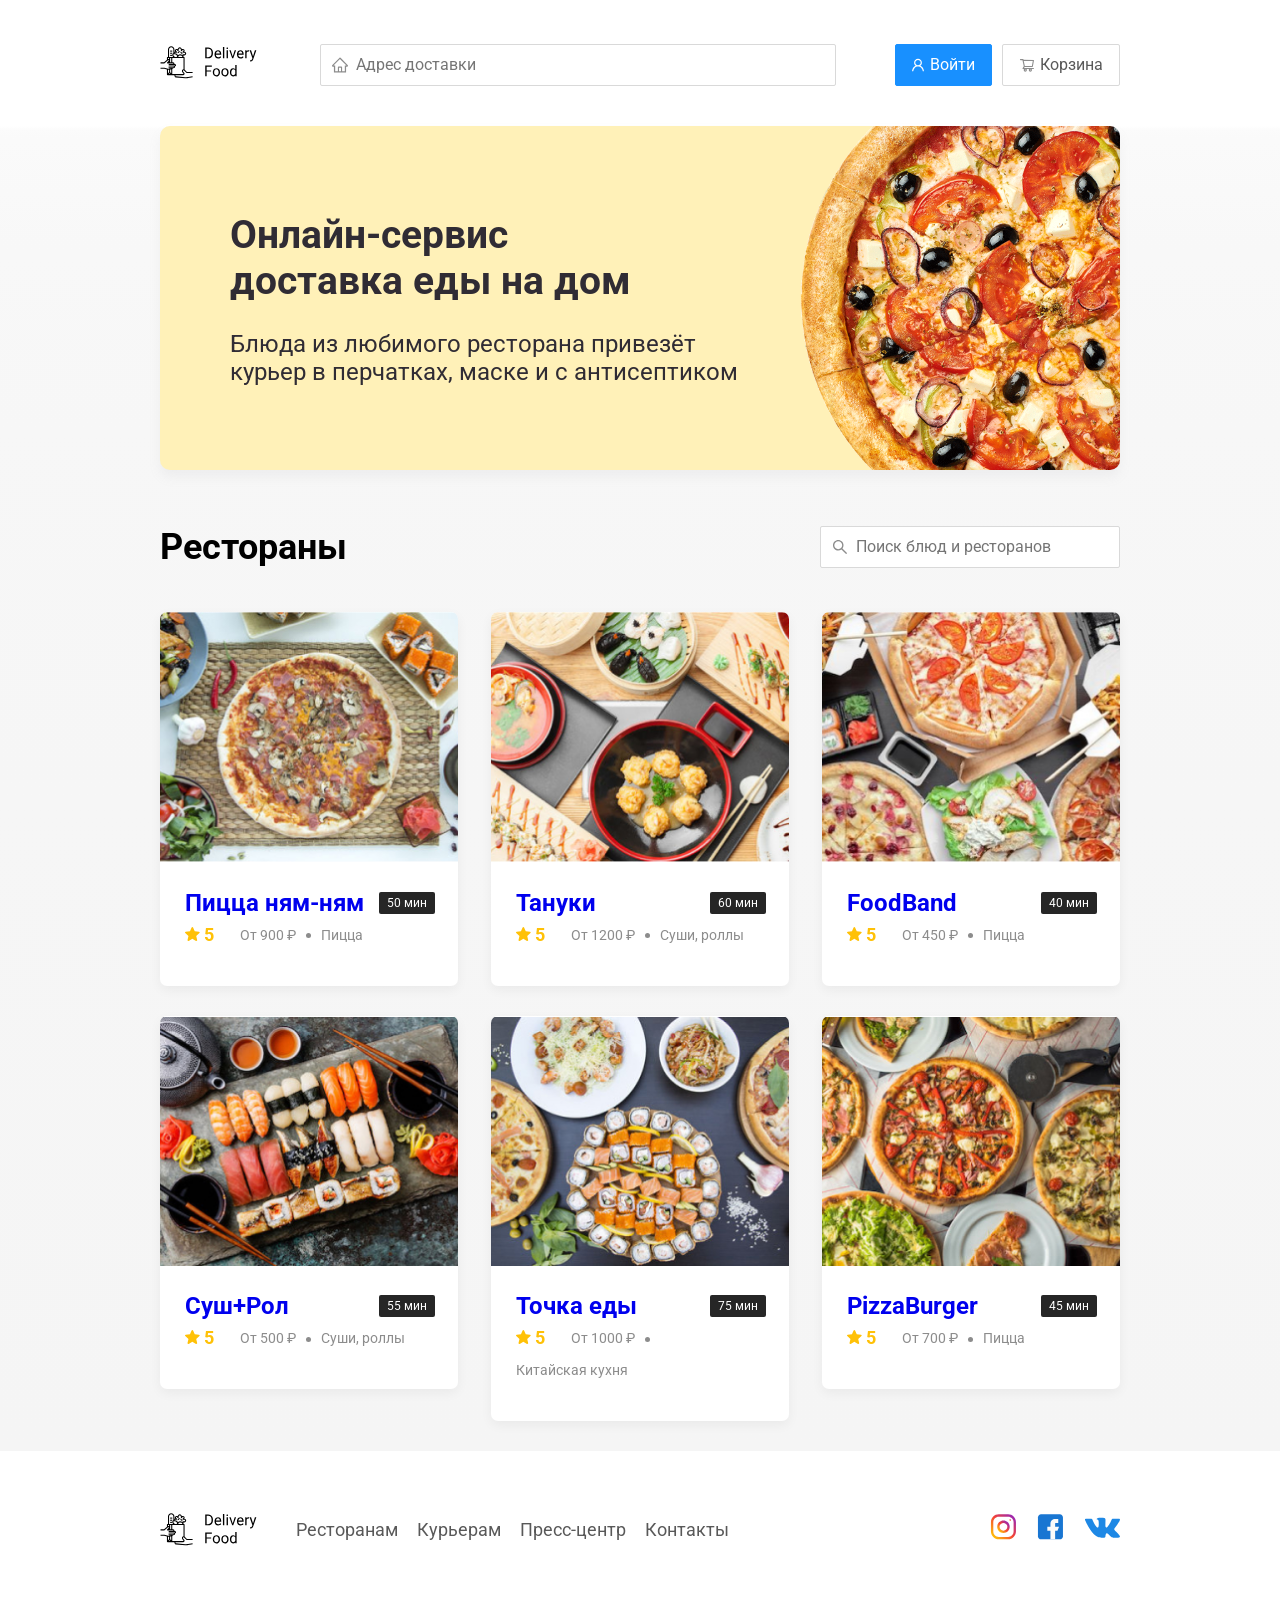
<file: index.html>
<!DOCTYPE html>
<html lang="ru">
<head>
    <meta charset="UTF-8" />
    <meta name="viewport" content="width=device-width, initial-scale=1.0" />
    <title>Delivery Food - доставка еды на дом</title>
    <link href="https://fonts.googleapis.com/css?family=Roboto:400,700&display=swap&subset=cyrillic" rel="stylesheet" />
    <link rel="stylesheet" href="css/normalize.css" />
    <link rel="stylesheet" href="css/style.css" />
</head>
<body>
    <div class="container">
        <header class="header">
            <a href="index.html" class="logo">
            <img src="img/logo.svg" alt="Logo" />
            </a>
            <input type="text" class="input input-address" placeholder="Адрес доставки" />
            <div class="buttons">
                <button class="button button-primary">
                    <img src="img/user.svg" alt="user" class="button-icon" />
               <span class="button-text">Войти</span>
            </button>
                <button class="button">
                    <img src="img/shopping-cart.svg" alt="shopping cart" class="button-icon" />
                <span class="button-text">Корзина</span>
                </button>
        </div>
        </header>
    </div>
    <main class="main">
        <div class="container">
            <section class="promo">
                <h1 class="promo-title">Онлайн-сервис <br /> доставка еды на дом</h1>
                <p class="promo-text">
                    Блюда из любимого ресторана привезёт курьер в перчатках, маске и с антисептиком
                </p>
            </section>
            <section class="restaurants">
                <div class="section-heading">
                    <h2 class="section-title">Рестораны</h2>
                    <input type="text" class="input input-search" placeholder="Поиск блюд и ресторанов" />
                </div>
                <div class="cards">
                    
                    <a href="restaurant.html" class="card">
                        <img src="img/image.jpg" alt="image" class="card-image" />
                        <div class="card-text">
                            <div class="card-heading">
                                <h3 class="card-title">Пицца ням-ням</h3>
                                <span class="card-tag tag">50 мин</span>
                            </div>
                            <div class="card-info">
                                <div class="rating">
                                    <img src="img/rating.svg" alt="rating" class="rating-star" />
                                    5</div>
                                <div class="price">От 900 ₽</div>
                                <div class="category">Пицца</div>
                            </div>
                        </div>
                    </a>
    
                    <a href="restaurant.html" class="card">
                        <img src="img/image_2.jpg" alt="image_2" class="card-image" />
                        <div class="card-text">
                            <div class="card-heading">
                                <h3 class="card-title">Тануки</h3>
                                <span class="card-tag tag">60 мин</span>
                            </div>
                            <div class="card-info">
                                <div class="rating">
                                    <img src="img/rating.svg" alt="rating" class="rating-star" />
                                    5</div>
                                <div class="price">От 1200 ₽</div>
                                <div class="category">Суши, роллы</div>
                            </div>
                        </div>
                    </a>
    
                    <a href="restaurant.html" class="card">
                        <img src="img/image_3.jpg" alt="image_3" class="card-image" />
                        <div class="card-text">
                            <div class="card-heading">
                                <h3 class="card-title">FoodBand</h3>
                                <span class="card-tag tag">40 мин</span>
                            </div>
                            <div class="card-info">
                                <div class="rating">
                                    <img src="img/rating.svg" alt="rating" class="rating-star" />
                                    5</div>
                                <div class="price">От 450 ₽</div>
                                <div class="category">Пицца</div>
                            </div>
                        </div>
                    </a>
    
                    <a href="restaurant.html" class="card">
                        <img src="img/image_4.jpg" alt="image_4" class="card-image" />
                        <div class="card-text">
                            <div class="card-heading">
                                <h3 class="card-title">Суш+Рол</h3>
                                <span class="card-tag tag">55 мин</span>
                            </div>
                            <div class="card-info">
                                <div class="rating">
                                    <img src="img/rating.svg" alt="rating" class="rating-star" />
                                    5</div>
                                <div class="price">От 500 ₽</div>
                                <div class="category">Суши, роллы</div>
                            </div>
                        </div>
                    </a>
    
                    <a href="restaurant.html" class="card">
                        <img src="img/image_5.jpg" alt="image_5" class="card-image" />
                        <div class="card-text">
                            <div class="card-heading">
                                <h3 class="card-title">Точка еды</h3>
                                <span class="card-tag tag">75 мин</span>
                            </div>
                            <div class="card-info">
                                <div class="rating">
                                    <img src="img/rating.svg" alt="rating" class="rating-star" />
                                    5</div>
                                <div class="price">От 1000 ₽</div>
                                <div class="category">Китайская кухня</div>
                            </div>
                        </div>
                    </a>
    
                    <a href="restaurant.html" class="card">
                        <img src="img/image_6.jpg" alt="image_6" class="card-image" />
                        <div class="card-text">
                            <div class="card-heading">
                                <h3 class="card-title">PizzaBurger</h3>
                                <span class="card-tag tag">45 мин</span>
                            </div>
                            <div class="card-info">
                                <div class="rating">
                                    <img src="img/rating.svg" alt="rating" class="rating-star" />
                                    5</div>
                                <div class="price">От 700 ₽</div>
                                <div class="category">Пицца</div>
                            </div>
                        </div>
                    </a>

                </div>
            </section>
        </div>
    </main>
    <div class="footer">
        <div class="container">
            <div class="footer-block">
                <img src="img/logo.svg" alt="logo" class="logo footer-logo" />
                <nav class="footer-nav">
                <a href="#" class="footer-link">Ресторанам</a>
                <a href="#" class="footer-link">Курьерам</a>
                <a href="#" class="footer-link">Пресс-центр</a>
                <a href="#" class="footer-link">Контакты</a>
                </nav>
                <div class="social-links">
                    <a href="#" class="social-link"><img src="img/instagram.svg" alt="instagram" /></a>
                    <a href="#" class="social-link"><img src="img/fb.svg" alt="facebook" /></a>
                    <a href="#" class="social-link"><img src="img/vk.svg" alt="vk" /></a>
                </div>
            </div>
        </div>
    </div>
</body>
</html>
</file>
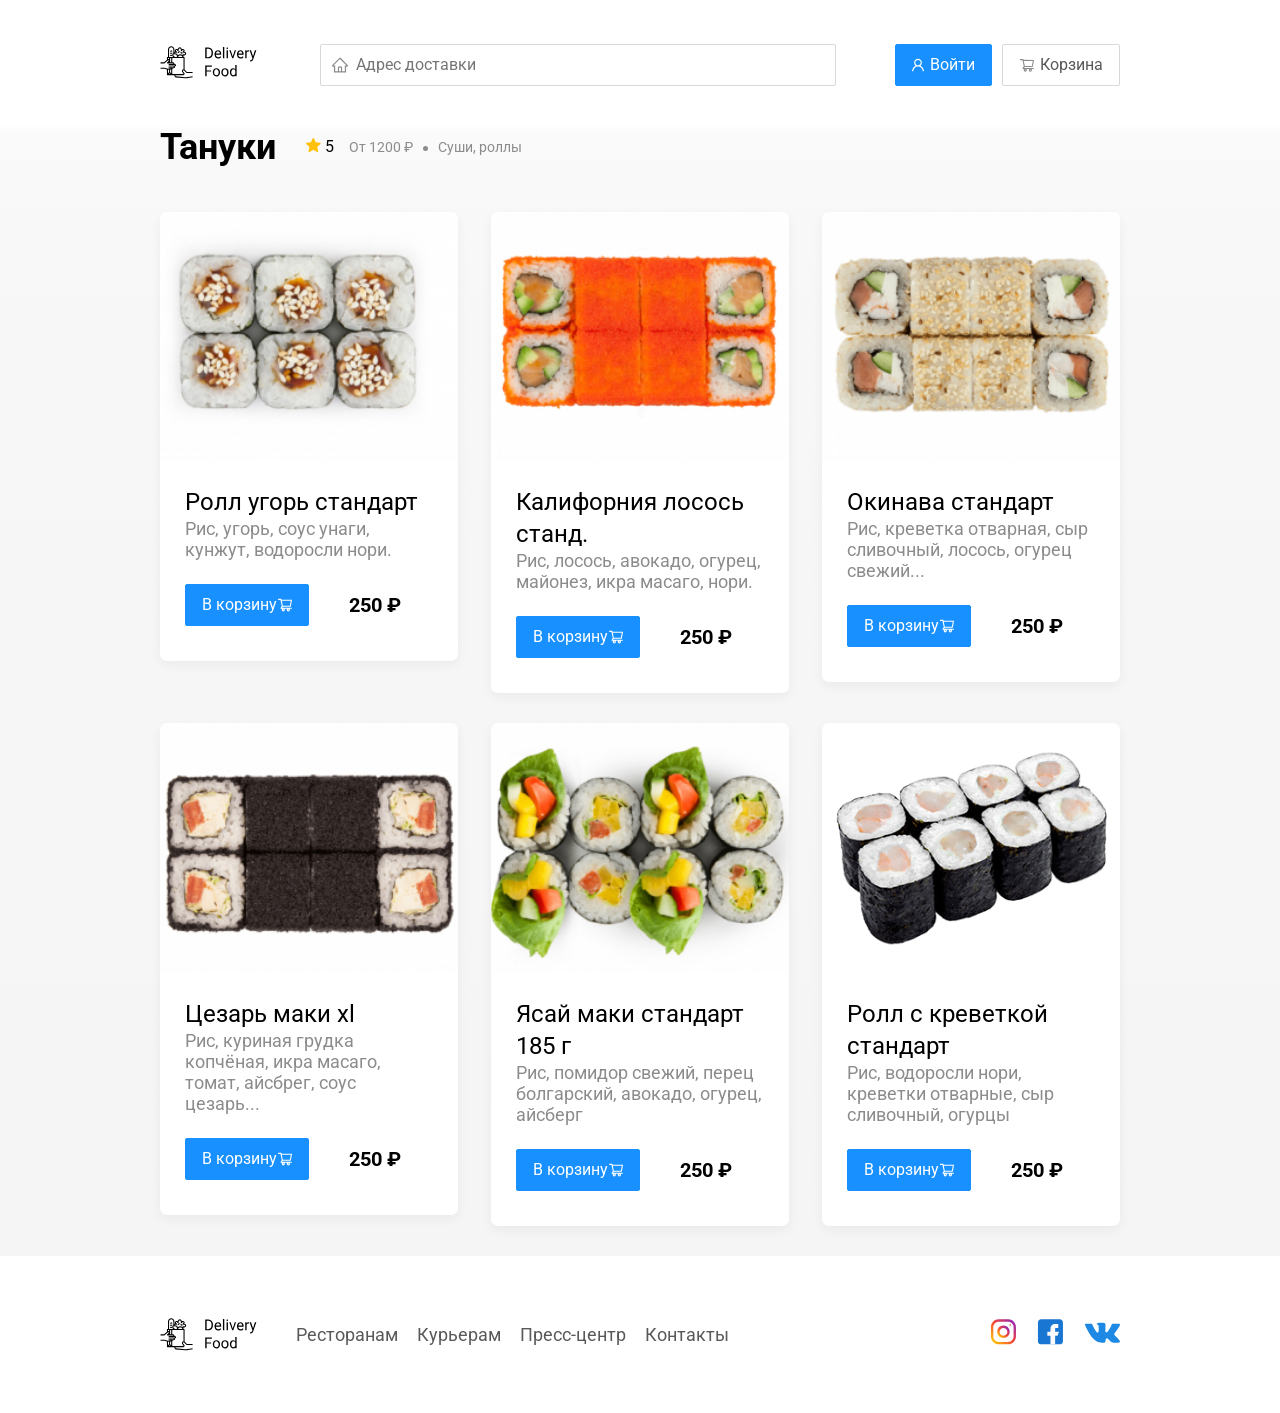
<file: restaurant.html>
<!DOCTYPE html>
<html lang="ru">
<head>
    <meta charset="UTF-8" />
    <meta name="viewport" content="width=device-width, initial-scale=1.0" />
    <title>Delivery Food - доставка еды на дом</title>
    <link href="https://fonts.googleapis.com/css?family=Roboto:400,700&display=swap&subset=cyrillic" rel="stylesheet" />
    <link rel="stylesheet" href="css/normalize.css" />
    <link rel="stylesheet" href="css/animate.css" />
    <link rel="stylesheet" href="css/style.css" />
</head>
<body>
    <div class="container">
        <header class="header">
            <a href="index.html" class="logo animated bounce">
                <img src="img/logo.svg" alt="Logo" />
            </a>
            <input type="text" class="input input-address" placeholder="Адрес доставки" />
            <div class="buttons">
                <button class="button button-primary">
                    <img src="img/user.svg" alt="user" class="button-icon" />
               <span class="button-text">Войти</span>
            </button>
                <button class="button" id="cart-button">
                    <img src="img/shopping-cart.svg" alt="shopping cart" class="button-icon" />
                <span class="button-text">Корзина</span>
                </button>
        </div>
        </header>
    </div>
    <main class="main">
        <div class="container">
            <section class="restaurants">
                <div class="section-heading">
                    <h2 class="section-title">Тануки</h2>
                    <div class="card-info">
                        <div class="rating">
                            <img src="img/rating.svg" alt="rating" class="rating-star" />
                            5</div>
                        <div class="price">От 1200 ₽</div>
                        <div class="category">Суши, роллы</div>
                    </div>
                </div>
                <div class="cards">
                    
                    <div class="card wow fadeInUp" data-wow-delay="0.2s">
                        <img src="img/rol.jpg" alt="rol" class="card-image" />
                        <div class="card-text">
                            <div class="card-heading">
                                <h3 class="card-title card-title-reg">Ролл угорь стандарт</h3>
                            </div>
                            <div class="card-info">
                                <div class="ingredients">Рис, угорь, соус унаги, кунжут, водоросли нори.</div>
                            </div>
                            <div class="card-buttons">
                                <button class="button button-primary">
                                    <span class="button-card-text">В корзину</span>
                                    <img src="img/shopping-cart-white.svg" alt="shopping-cart" class="card-button-image">
                                </button>
                                <strong class="card-price-bold">250 ₽</strong>
                            </div>
                        </div>
                    </div>
                    
                    <div class="card wow fadeInUp" data-wow-delay="0.4s">
                        <img src="img/los.jpg" alt="los" class="card-image" />
                        <div class="card-text">
                            <div class="card-heading">
                                <h3 class="card-title card-title-reg">Калифорния лосось станд.</h3>
                            </div>
                            <div class="card-info">
                                <div class="ingredients">Рис, лосось, авокадо, огурец, майонез, икра масаго, нори.</div>
                            </div>
                            <div class="card-buttons">
                                <button class="button button-primary">
                                    <span class="button-card-text">В корзину</span>
                                    <img src="img/shopping-cart-white.svg" alt="shopping-cart" class="card-button-image">
                                </button>
                                <strong class="card-price-bold">250 ₽</strong>
                            </div>
                        </div>
                    </div>
    
                    <div class="card wow fadeInUp" data-wow-delay="0.6s">
                        <img src="img/okin.jpg" alt="okin" class="card-image" />
                        <div class="card-text">
                            <div class="card-heading">
                                <h3 class="card-title card-title-reg">Окинава стандарт</h3>
                            </div>
                            <div class="card-info">
                                <div class="ingredients">Рис, креветка отварная, сыр сливочный, лосось, огурец свежий...</div>
                            </div>
                            <div class="card-buttons">
                                <button class="button button-primary">
                                    <span class="button-card-text">В корзину</span>
                                    <img src="img/shopping-cart-white.svg" alt="shopping-cart" class="card-button-image">
                                </button>
                                <strong class="card-price-bold">250 ₽</strong>
                            </div>
                        </div>
                    </div>
    
                    <div class="card wow fadeInUp" data-wow-delay="0.2s">
                        <img src="img/cez.jpg" alt="cez" class="card-image" />
                        <div class="card-text">
                            <div class="card-heading">
                                <h3 class="card-title card-title-reg">Цезарь маки xl</h3>
                            </div>
                            <div class="card-info">
                                <div class="ingredients">Рис, куриная грудка копчёная, икра масаго, томат, айсбрег, соус цезарь...</div>
                            </div>
                            <div class="card-buttons">
                                <button class="button button-primary">
                                    <span class="button-card-text">В корзину</span>
                                    <img src="img/shopping-cart-white.svg" alt="shopping-cart" class="card-button-image">
                                </button>
                                <strong class="card-price-bold">250 ₽</strong>
                            </div>
                        </div>
                    </div>
    
                    <div class="card wow fadeInUp" data-wow-delay="0.4s">
                        <img src="img/yas.jpg" alt="yas" class="card-image" />
                        <div class="card-text">
                            <div class="card-heading">
                                <h3 class="card-title card-title-reg">Ясай маки стандарт 185 г</h3>
                            </div>
                            <div class="card-info">
                                <div class="ingredients">Рис, помидор свежий, перец болгарский, авокадо, огурец, айсберг</div>
                            </div>
                            <div class="card-buttons">
                                <button class="button button-primary">
                                    <span class="button-card-text">В корзину</span>
                                    <img src="img/shopping-cart-white.svg" alt="shopping-cart" class="card-button-image">
                                </button>
                                <strong class="card-price-bold">250 ₽</strong>
                            </div>
                        </div>
                    </div>
    
                    <div class="card wow fadeInUp" data-wow-delay="0.6s">
                        <img src="img/rol++.png" alt="rol+" class="card-image" />
                        <div class="card-text">
                            <div class="card-heading">
                                <h3 class="card-title card-title-reg">Ролл с креветкой стандарт</h3>
                            </div>
                            <div class="card-info">
                                <div class="ingredients">Рис, водоросли нори, креветки отварные, сыр сливочный, огурцы</div>
                            </div>
                            <div class="card-buttons">
                                <button class="button button-primary">
                                    <span class="button-card-text">В корзину</span>
                                    <img src="img/shopping-cart-white.svg" alt="shopping-cart" class="card-button-image">
                                </button>
                                <strong class="card-price-bold">250 ₽</strong>
                            </div>
                        </div>
                    </div>  
                </div>
            </section>
        </div>
    </main>
    <footer class="footer">
        <div class="container">
            <div class="footer-block">
                <img src="img/logo.svg" alt="logo" class="logo footer-logo" />
                <nav class="footer-nav">
                <a href="#" class="footer-link">Ресторанам</a>
                <a href="#" class="footer-link">Курьерам</a>
                <a href="#" class="footer-link">Пресс-центр</a>
                <a href="#" class="footer-link">Контакты</a>
                </nav>
                <div class="social-links">
                    <a href="#" class="social-link"><img src="img/instagram.svg" alt="instagram" /></a>
                    <a href="#" class="social-link"><img src="img/fb.svg" alt="facebook" /></a>
                    <a href="#" class="social-link"><img src="img/vk.svg" alt="vk" /></a>
                </div>
            </div>
        </div>
    </footer>

<div class="modal">
    <div class="modal-dialog">
        <div class="modal-header">
            <h3 class="modal-title">Корзина</h3>
                <button class="close">&times;</button>
        </div>
        <div class="modal-body">
            <div class="food-row">
                <span class="food-name">Ролл угорь стандарт</span>
                <strong class="food-price">250 ₽</strong>
                <div class="food-counter">
                    <button class="counter-button">-</button>
                    <span class="counter">1</span>
                    <button class="counter-button">+</button>
                </div>
            </div>
            <div class="food-row">
                <span class="food-name">Ролл угорь стандарт</span>
                <strong class="food-price">250 ₽</strong>
                <div class="food-counter">
                    <button class="counter-button">-</button>
                    <span class="counter">1</span>
                    <button class="counter-button">+</button>
                </div>
            </div>
            <div class="food-row">
                <span class="food-name">Ролл угорь стандарт</span>
                <strong class="food-price">250 ₽</strong>
                <div class="food-counter">
                    <button class="counter-button">-</button>
                    <span class="counter">1</span>
                    <button class="counter-button">+</button>
                </div>
            </div>
            <div class="food-row">
                <span class="food-name">Ролл угорь стандарт</span>
                <strong class="food-price">250 ₽</strong>
                <div class="food-counter">
                    <button class="counter-button">-</button>
                    <span class="counter">1</span>
                    <button class="counter-button">+</button>
                </div>
            </div>
            <div class="food-row">
                <span class="food-name">Ролл угорь стандарт</span>
                <strong class="food-price">250 ₽</strong>
                <div class="food-counter">
                    <button class="counter-button">-</button>
                    <span class="counter">1</span>
                    <button class="counter-button">+</button>
                </div>
            </div>
        </div>
        <div class="modal-footer">
            <span class="modal-pricetag">1250 ₽</span>
            <div class="footer-buttons">
                <button class="button button-primary">Оформить заказ</button>
                <button class="button">Отмена</button>
            </div>
        </div>
    </div>
</div>
<script src="js/wow.min.js"></script>
<script src="js/main.js"></script>
</body>
</html>
</file>
<file: css/style.css>
* {
    box-sizing: border-box;
}
body {
    font-family: "Roboto", sans-serif;
    padding-top: 44px;
}
.container {
    max-width: 1200px;
    margin: auto;
}
.header {
    display: flex;
    align-items: center;
    justify-content: space-between;
    margin-bottom: 40px;
}
.input {
    background: #ffffff;
    border: 1px solid #d9d9d9;
    border-radius: 2px;
    font-size: 16px;
    line-height: 24px;
    padding: 8px;
    padding-left: 35px;
    background-repeat: no-repeat;
    background-position: left 11px center;
}
.input-address {
    flex: 0.8;
    background-image: url(../img/home.svg);
}
.input-search {
   background-image: url(../img/search.svg);
   width: 300px;
   margin-left: auto;
}
.buttons {
    display: flex;
    align-items: center;
}
.button {
    display: flex;
    align-items: center;
    padding: 8px 16px;
    background: #FFFFFF;
    border: 1px solid #D9D9D9;
    box-sizing: border-box;
    box-shadow: 0px 0px 2px rgba(0, 0, 0, 0.0015);
    border-radius: 2px;
    color: #595959;
    font-size: 16px;
    line-height: 24px;
}
.button-primary {
    background: #1890ff;
    border: 1px solid #1890ff;
    color: #fff;
    margin-right: 10px;
}
.button-icon {
    margin-right: 6px;
}
.button-cart-text {
    margin-right: 10px;
}
.promo {
    box-shadow: 0px 7px 12px rgba(158, 158, 163, 0.1);
    background: #fff1b8 url(../img/promo-image.jpeg) no-repeat top -100px right -247px / 924px;
    border-radius: 10px;
    padding: 60px 70px;
    margin-bottom: 56px;
}
.promo-title {
    font-style: normal;
    font-weight: bold;
    font-size: 39px;
    line-height: 46px;
    color: #302c34;
}
.promo-text {
    font-style: normal;
    font-weight: normal;
    font-size: 24px;
    line-height: 28px;
    color: #302c34;
    max-width: 538px;
}
.main {
    background: linear-gradient(180deg, rgba(245, 245, 245, 0), 1.04%, #f5f5f5 100%);
}
.section-heading {
    display: flex;
    align-items: center;
    margin-bottom: 44px;
}
.section-title {
    font-style: normal;
    font-weight: bold;
    font-size: 36px;
    line-height: 42px;
    margin: 0;
    color: #000000;
    margin-right: 30px;
}
.cards {
    display: flex;
    align-items: flex-start;
    justify-content: space-between;
    flex-wrap: wrap;
}
.card {
    background: #ffffff;
    box-shadow: 0px 4px 12px rgba(0, 0, 0, 0.05);
    border-radius: 7px;
    overflow: hidden;
    margin-bottom: 30px;
    flex-basis: 31%;
    text-decoration: none;
}
.card-image {
    width: 384px;
    height: 250px;
    object-fit: cover;
    max-width: 100%;
}
.card-text {
    padding-top: 20px;
    padding-bottom: 35px;
    padding-left: 25px;
    padding-right: 23px;
}
.card-heading {
    display: flex;
    align-items: center;
    justify-content: space-between;
}
.card-title {
    margin: 0;
    font-style: normal;
    font-weight: bold;
    font-size: 24px;
    line-height: 32px;
}
.card-title-reg {
    font-weight: 400;
}
.card-tag {
    font-style: normal;
    font-weight: normal;
    font-size: 12px;
    line-height: 20px;
    color: #ffffff;
    background: #262626;
    border-radius: 2px;
    padding: 1px 8px;
}
.card-info {
    display: flex;
    align-items: center;
    flex-wrap: wrap;
}
.card-buttons {
    display: flex;
    align-items: center;
    margin-top: 24px;
}
.card-price-bold {
    font-weight: bold;
    font-size: 20px;
    line-height: 32px;
    margin-left: 30px;
} 
.card .rating {
    margin-right: 26px;
    color: #ffc107;
    font-weight: bold;
    font-size: 18px;
    line-height: 32px;
}
.price, 
.category {
    color: #8c8c8c;
    font-size: 18px;
    line-height: 32px;
}
.price {
    margin-right: 10px;
}
.ingredients {
    color: #8c8c8c;
    font-size: 18px;
    line-height: 21px;
}
.category {
    text-overflow: ellipsis;
    overflow: hidden;
    white-space: nowrap;
    max-width: 150px;
}
.price:after {
    content: "";
    width: 5px;
    height: 5px;
    background-color: #8c8c8c;
    display: inline-block;
    vertical-align: middle;
    border-radius: 50%;
    margin-left: 10px;
}
.footer {
    padding: 60px 0;
}
.footer-block {
    display: flex;
    align-items: center;
    justify-content: space-between;
}
.footer-nav {
    margin-left: 35px;
    margin-right: auto;
}
.footer-link {
    display: inline-block;
    color: #595959;
    font-style: normal;
    font-weight: normal;
    font-size: 18px;
    line-height: 21px;
    text-decoration: none;
}
.footer-link:not(:last-child) {
    margin-right: 15px;
}
.social-links {
    display: flex;
    align-items: center;
}
.social-link:not(:last-child) {
    margin-right: 21px;
}
.modal {
    position: fixed;
    left: 0;
    top: 0;
    width: 100%;
    height: 100%;
    background: rgba(0, 0, 0, 0.4);
    display: none;
}
.is-open {
    display: flex;
}
.modal-dialog {
    max-width: 780px;
    width: 95%;
    min-height: 552px;
    background: #ffffff;
    border-radius: 5px;
    margin: auto;
    padding: 40px 45px;
}
.modal-header {
    display: flex;
    align-items: center;
    justify-content: space-between;
    margin-bottom: 45px;
}
.modal-title {
    margin: 0;
    font-weight: bold;
    font-size: 36px;
    line-height: 42px;
}
.close {
    font-size: 36px;
    border: none;
    background-color: transparent;
}
.modal-body {
    margin-bottom: 52px;
}
.food-row {
    display: flex;
    align-items: flex-start;
    justify-content: space-between;
    padding-bottom: 8px;
    border-bottom: 1px solid #d9d9d9;
    margin-bottom: 15px;
}
.food-name {
    font-weight: normal;
    font-size: 18px;
    line-height: 32px;
}
.food-price {
    margin-left: auto;
    margin-right: 47px;
    font-weight: bold;
    font-size: 20px;
    line-height: 32px;
}
.food-counter {
    display: flex;
    align-items: center;
}
.counter-button {
    display: flex;
    align-items: center;
    justify-content: center;
    width: 39px;
    height: 32px;
    background: #ffffff;
    border: 1px solid #40a9ff;
    box-sizing: border-box;
    border-radius: 2px;
    font-weight: normal;
    font-size: 14px;
    line-height: 22px;
    color: #40a9ff;
}
.counter {
    font-size: 16px;
    line-height: 24px;
    margin-left: 10px;
    margin-right: 10px;
}
.modal-footer {
    display: flex;
    align-items: center;
    justify-content: space-between;
}
.footer-buttons {
    display: flex;
    align-items: center;
}
.modal-pricetag {
    background: #262626;
    border-radius: 5px;
    color: #ffffff;
    padding: 15px 20px;
    font-size: 20px;
    line-height: 23px;
}

@media (max-width: 1366px) {
    .container {
        max-width: 960px;
    }
    .promo {
        background-position: center right -300px;
        background-size: 750px;
    }
    .rating {
        margin-right: 15px;
    }
    .category, 
    .price {
        font-size: 14px;
    }
}
@media (max-width: 992px) {
    .container {
        max-width: 750px;
    }
    .promo {
        padding: 50px;
        background-size: 500px;
        background-position: center right -200px;
    }
    .promo-text {
        font-size: 18px;
        max-width: 400px;
    }
    .card {
        flex-basis: 49%;
    }
    .footer-link {
        font-size: 16px;
    }
}
@media (max-widht: 768px) {
    .container {
        max-width: 560px;
    }
    .card-info {
        flex-wrap: wrap;
    }
    .rating {
        flex-basis: 100%;
    }
    .card-title {
        font-size: 18px;
    }
    .promo {
        background-size: 400px;
        background-position: bottom 50px right -200px;
    }
    .promo-title {
        font-size: 24px;
        line-height: 1.4;
    }
    .promo-text {
        margin-top: 0;
    }
}
@media (max-width: 578px) {
    .container {
        width: 90%;        
    }
    .header {
        flex-wrap: wrap;
    }
    .input-address {
        margin-top: 15px;
        order: 5;
        flex: 1;
    }
    .promo {
        background-image: none;
    }
    .promo-title {
        margin-bottom: 10px;
    }
    .section-title {
        font-size: 20px;
    }
    .card {
        flex-basis: 100%;
    }
    .card-image {
        width: 100%;
    }
    .footer {
        padding: 30px 0;
    }
    .footer-block {
        align-items: flex-start;
    }
    .footer-nav {
        margin-left: 0;
        margin-right: 0;
        order: 0;
        display: flex;
        flex-direction: column;
    }
    .footer-logo {
        margin-right: 15px;
        order: 1;
    }
    .social-links {
        order: 2;
    }
}
@media (max-width: 480px) {
    .button-text {
        display: none;
    }
    .button-icon {
        margin: 0;
    }
    .button {
        min-height: 40px;
    }
    .promo {
        padding: 20px;
    }
    .section-heading {
        flex-wrap: wrap;
    }
    .footer {
        flex-wrap: wrap;
        flex-direction: column;
        align-items: center;
    }
    .footer-logo {
        order: 0;
        margin-bottom: 20px;
    }
    .footer-nav {
        margin-bottom: 20px;
        text-align: center;
    }
    .footer-link:not(:last-child) {
        margin-right: 0;
    }
}
</file>
